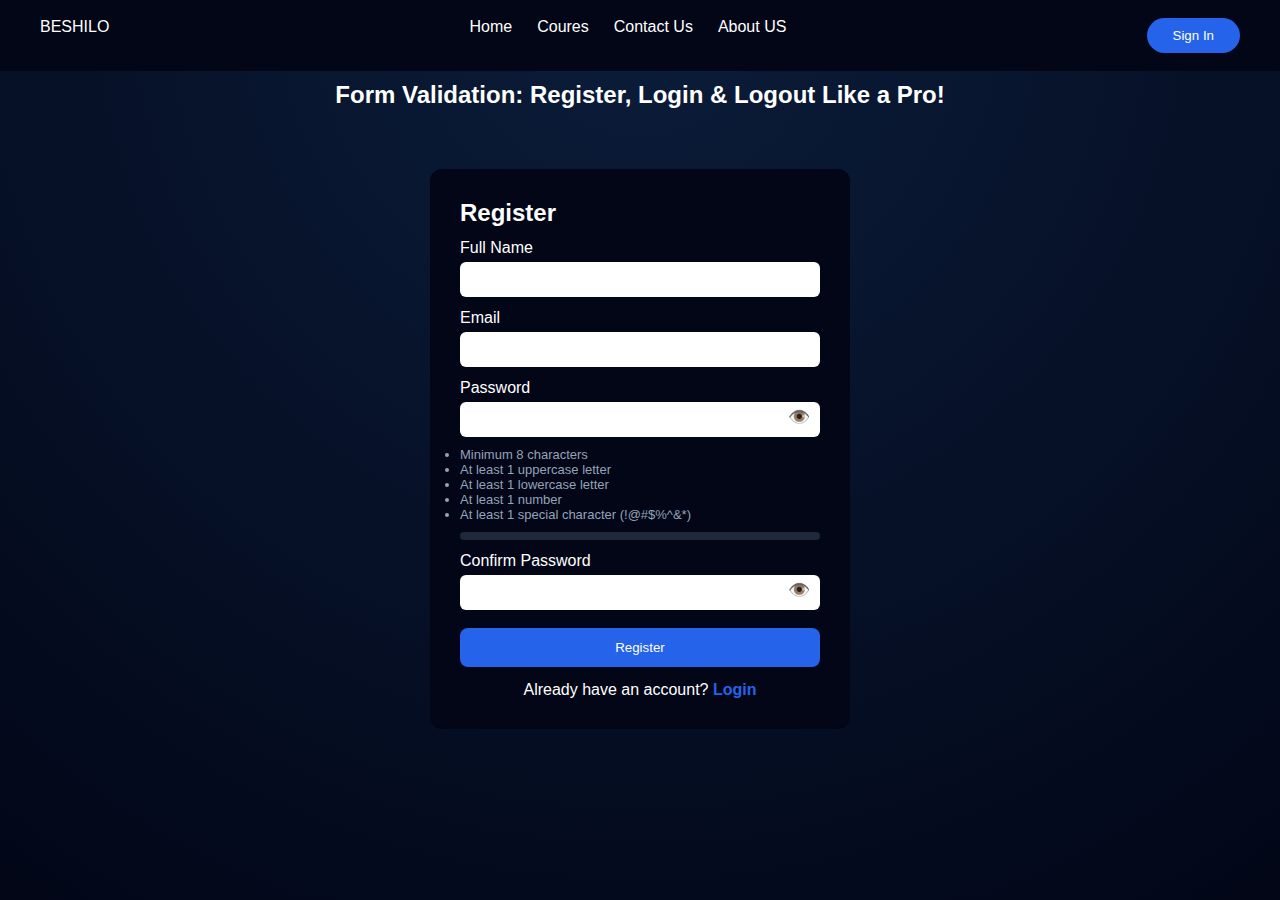
<file: form-validation-with-register-and-login-logout/index.html>
<!DOCTYPE html>
<html lang="en">
<head>
  <meta charset="UTF-8">
  <title>Beshilo Coding Academy | Auth System</title>
  <link rel="stylesheet" href="style.css">
</head>
<body>

<!-- NAVBAR -->
<nav class="navbar">
  <div class="logo">BESHILO </div>

  <ul class="menu">
    <li>Home</li>
    <li>Coures</li>
    <li>Contact Us</li>
    <li>About US </li>
  </ul>

  <button id="authBtn" class="nav-btn">Sign In</button>
</nav>
<h2 style="text-align: center; padding-top: 10px;">Form Validation: Register, Login & Logout Like a Pro!</h2>
<!-- AUTH CARD -->
<div class="container" id="authContainer">
  <h2 id="formTitle">Register</h2>

  <!-- REGISTER FORM -->
  <form id="registerForm" class="active">
    <!-- Full Name Input -->
    <label>Full Name</label>
    <input type="text" id="regName" required>

    <!-- Email Input -->
    <label>Email</label>
    <input type="email" id="regEmail" required>

    <!-- Password Input -->
    <label>Password</label>
    <div class="password-box">
      <input type="password" id="regPassword" required>
      <span class="toggle" data-target="regPassword">👁️</span>
    </div>

    <!-- PASSWORD RULES -->
    <ul class="rules">
      <li id="r-length">Minimum 8 characters</li>
      <li id="r-upper">At least 1 uppercase letter</li>
      <li id="r-lower">At least 1 lowercase letter</li>
      <li id="r-number">At least 1 number</li>
      <li id="r-special">At least 1 special character (!@#$%^&*)</li>
    </ul>

    <!-- PASSWORD STRENGTH BAR -->
    <div class="strength-bar">
      <div id="strengthFill"></div>
    </div>
    <small id="strengthText"></small>

    <!-- Confirm Password Input -->
    <label>Confirm Password</label>
    <div class="password-box">
      <input type="password" id="regConfirm" required>
      <span class="toggle" data-target="regConfirm">👁️</span>
    </div>
    <small id="matchMsg"></small>

    <!-- Register Button -->
    <button class="form-btn">Register</button>

    <!-- Switch to Login -->
    <p class="switch">
      Already have an account? <span id="toLogin" class="switch-link">Login</span>
    </p>
  </form>

  <!-- LOGIN FORM -->
  <form id="loginForm">
    <label>Email</label>
    <input type="email" id="loginEmail" required>

    <label>Password</label>
    <div class="password-box">
      <input type="password" id="loginPassword" required>
      <span class="toggle" data-target="loginPassword">👁️</span>
    </div>

    <small class="error" id="loginMsg"></small>

    <!-- Login Button -->
    <button class="form-btn">Login</button>

    <!-- Switch to Register -->
    <p class="switch">
      Don’t have an account? <span id="toRegister" class="switch-link">Register</span>
    </p>
  </form>
</div>

<!-- DASHBOARD / HOME PAGE -->
<div class="home" id="home">
  <h1>Welcome, <span id="username"></span>!</h1>
  <p>This is a demo dashboard for logged-in users.</p>
</div>

<script src="script.js"></script>
</body>
</html>
</file>
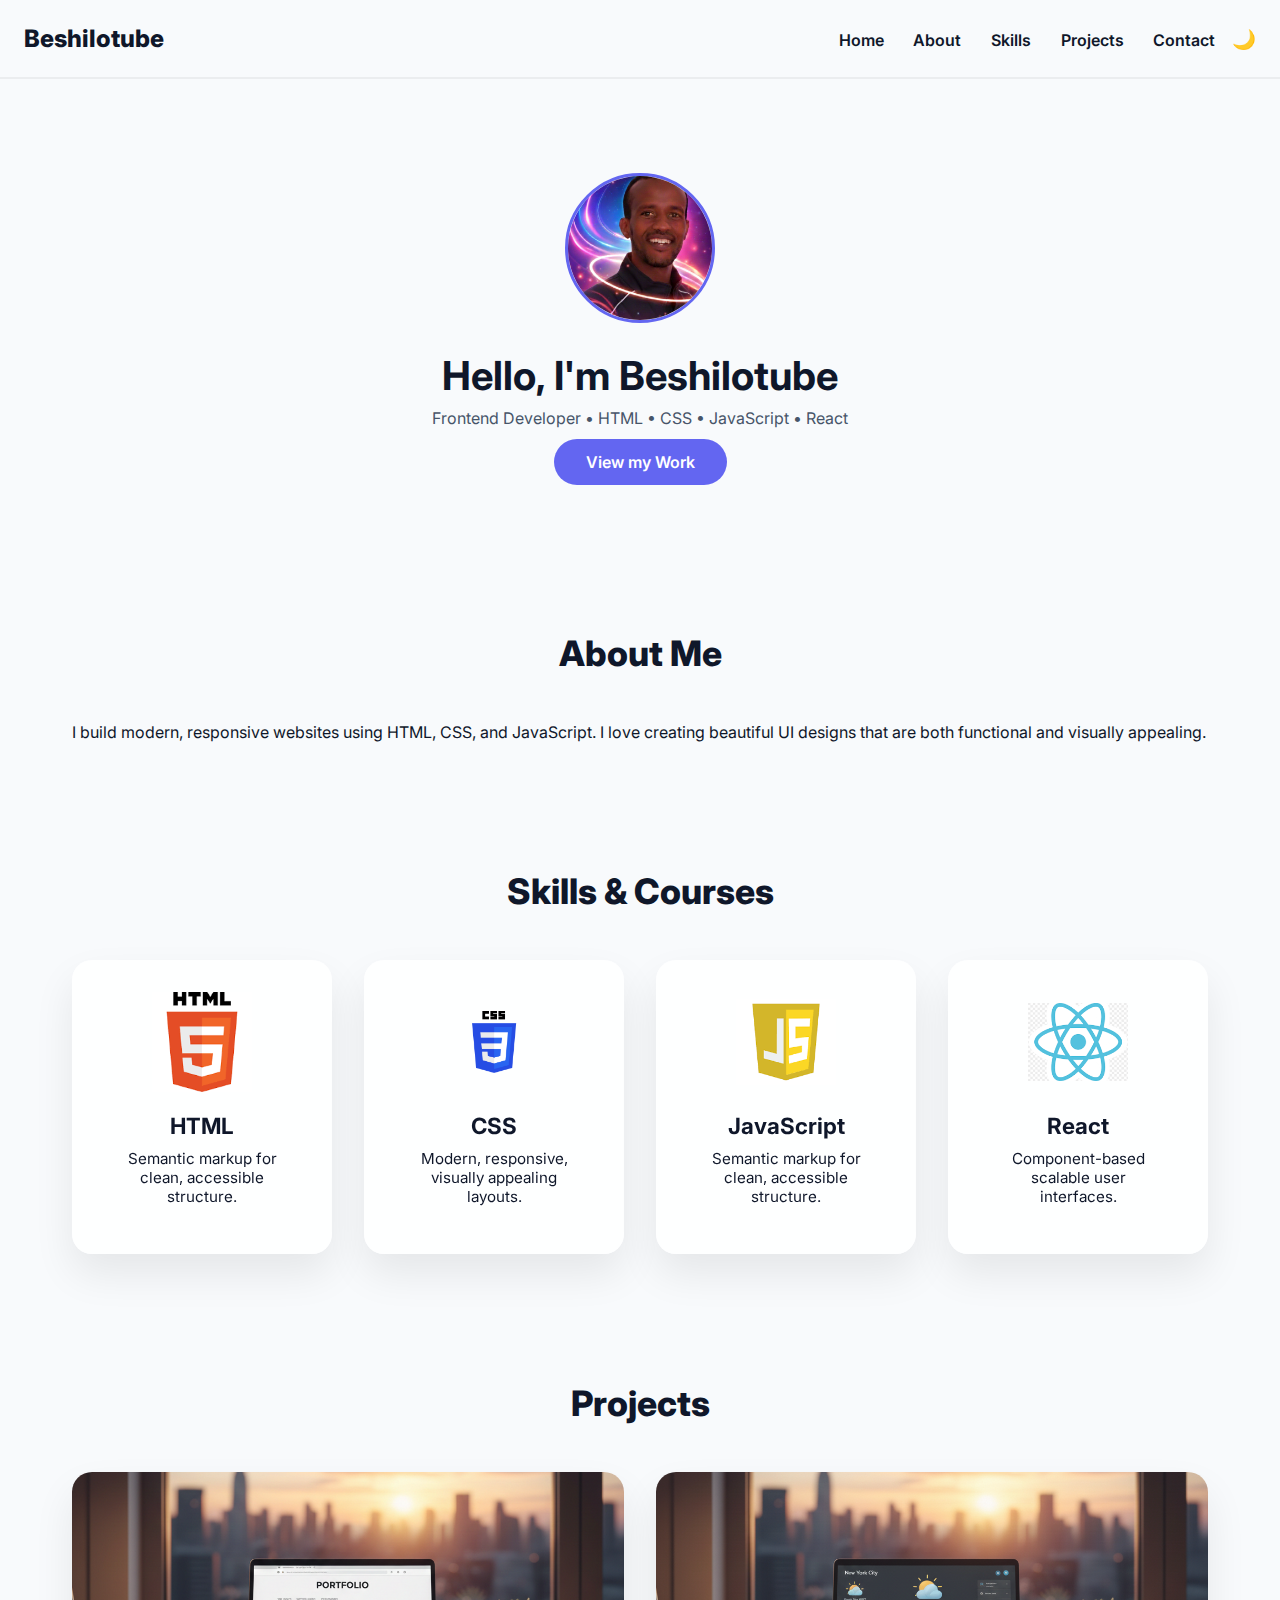
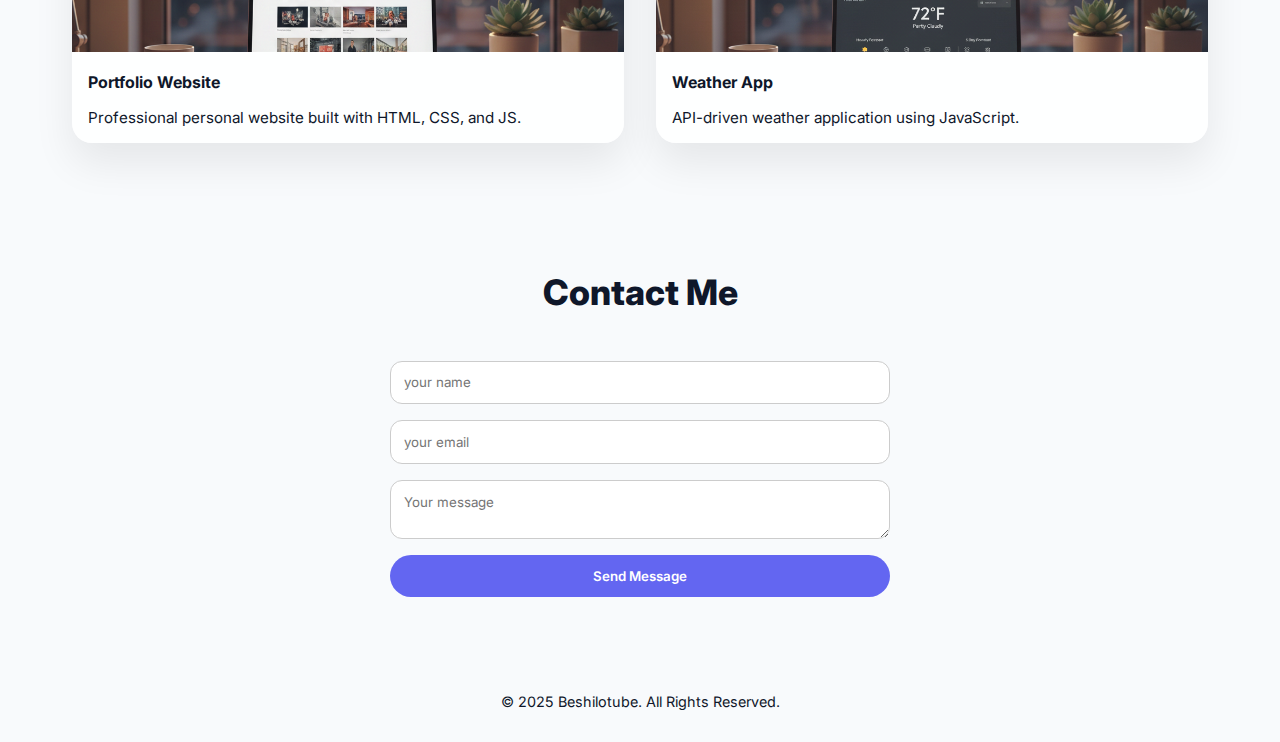
<file: portfolio-project/index.html>
<!DOCTYPE html>
<html lang="en">
  <head>
    <meta charset="UTF-8" />
    <meta name="viewport" content="width=device-width, initial-scale=1.0" />
    <title>Portfolio</title>
    <link rel="stylesheet" href="./style.css" />
  </head>
  <body>
    <!-- Header -->
    <header class="header">
      <div class="logo">Beshilotube</div>
      <nav>
        <a href="#hero">Home</a>
        <a href="#about">About</a>
        <a href="#skills">Skills</a>
        <a href="#projects">Projects</a>
        <a href="#contact">Contact</a>
        <button id="themetoggle">🌙</button>
      </nav>
    </header>
    <!-- Hero section -->
    <section class="hero">
      <div class="hero-content">
        <img src="./images/proile.png" alt="profile images" class="hero-img" />
        <h1>Hello, I'm <span>Beshilotube</span></h1>
        <p>Frontend Developer • HTML • CSS • JavaScript • React</p>
        <a href="#projects" class="btn"> View my Work</a>
      </div>
    </section>
    <!-- About -->
     <section id="about" class="section"> 
        <h2>About Me</h2>
        <p>I build modern, responsive websites using HTML, CSS, and JavaScript. I love creating beautiful UI designs that are both functional and visually appealing.</p>
     </section>

     <!-- skills/courses -->
      <section id="skills" class="section">
        <h2>Skills & Courses</h2>
        <div class="skills-grid">
            <div class="skill-card">
                <img src="./images/html.png" alt=" html">
                <h3>HTML</h3>
                <P>Semantic markup for clean, accessible structure.</P>
            </div>
             
             <div class="skill-card">
                <img src="./images/CSS-Logo.png" alt=" css">
                <h3>CSS</h3>
                <P>Modern, responsive, visually appealing layouts.</P>
            </div>
             <div class="skill-card">
                <img src="./images/javaScript.png" alt=" javaScript">
                <h3>JavaScript</h3>
                <P>Semantic markup for clean, accessible structure.</P>
            </div>
            <div class="skill-card">
                <img src="./images/react.png" alt=" react">
                <h3>React</h3>
                <P>Component-based scalable user interfaces.</P>
            </div>
        </div>
      </section>
      <!-- projects -->
       <section id="projects" class="section">
        <h2>Projects</h2>
        <div class="projects-grid">
            <div class="project-card">
                <img src="./images/project1.png" alt="project1">
                <h3>Portfolio Website</h3>
                <p>Professional personal website built with HTML, CSS, and JS.</p>

            </div>
            <div class="project-card">
                <img src="./images/project2.png" alt="project2">
                <h3>Weather App</h3>
                <p>API-driven weather application using JavaScript.</p>

            </div>
        </div>
       </section>
     <!-- contact  -->
      <section id="contact" class="section">
        <h2>Contact Me</h2>
        <form action="" id="contactform">
            <input type="text" placeholder="your name" required>
            <input type="email" placeholder="your email" required>
            <textarea name="" id="" placeholder="Your message"></textarea>
            <button class="btn">Send Message</button>

        </form>
      </section>

<!-- footer -->
 <footer>
    <p>© 2025 Beshilotube. All Rights Reserved.</p>
 </footer>
<script src="./script.js"></script>
  </body>
</html>
</file>
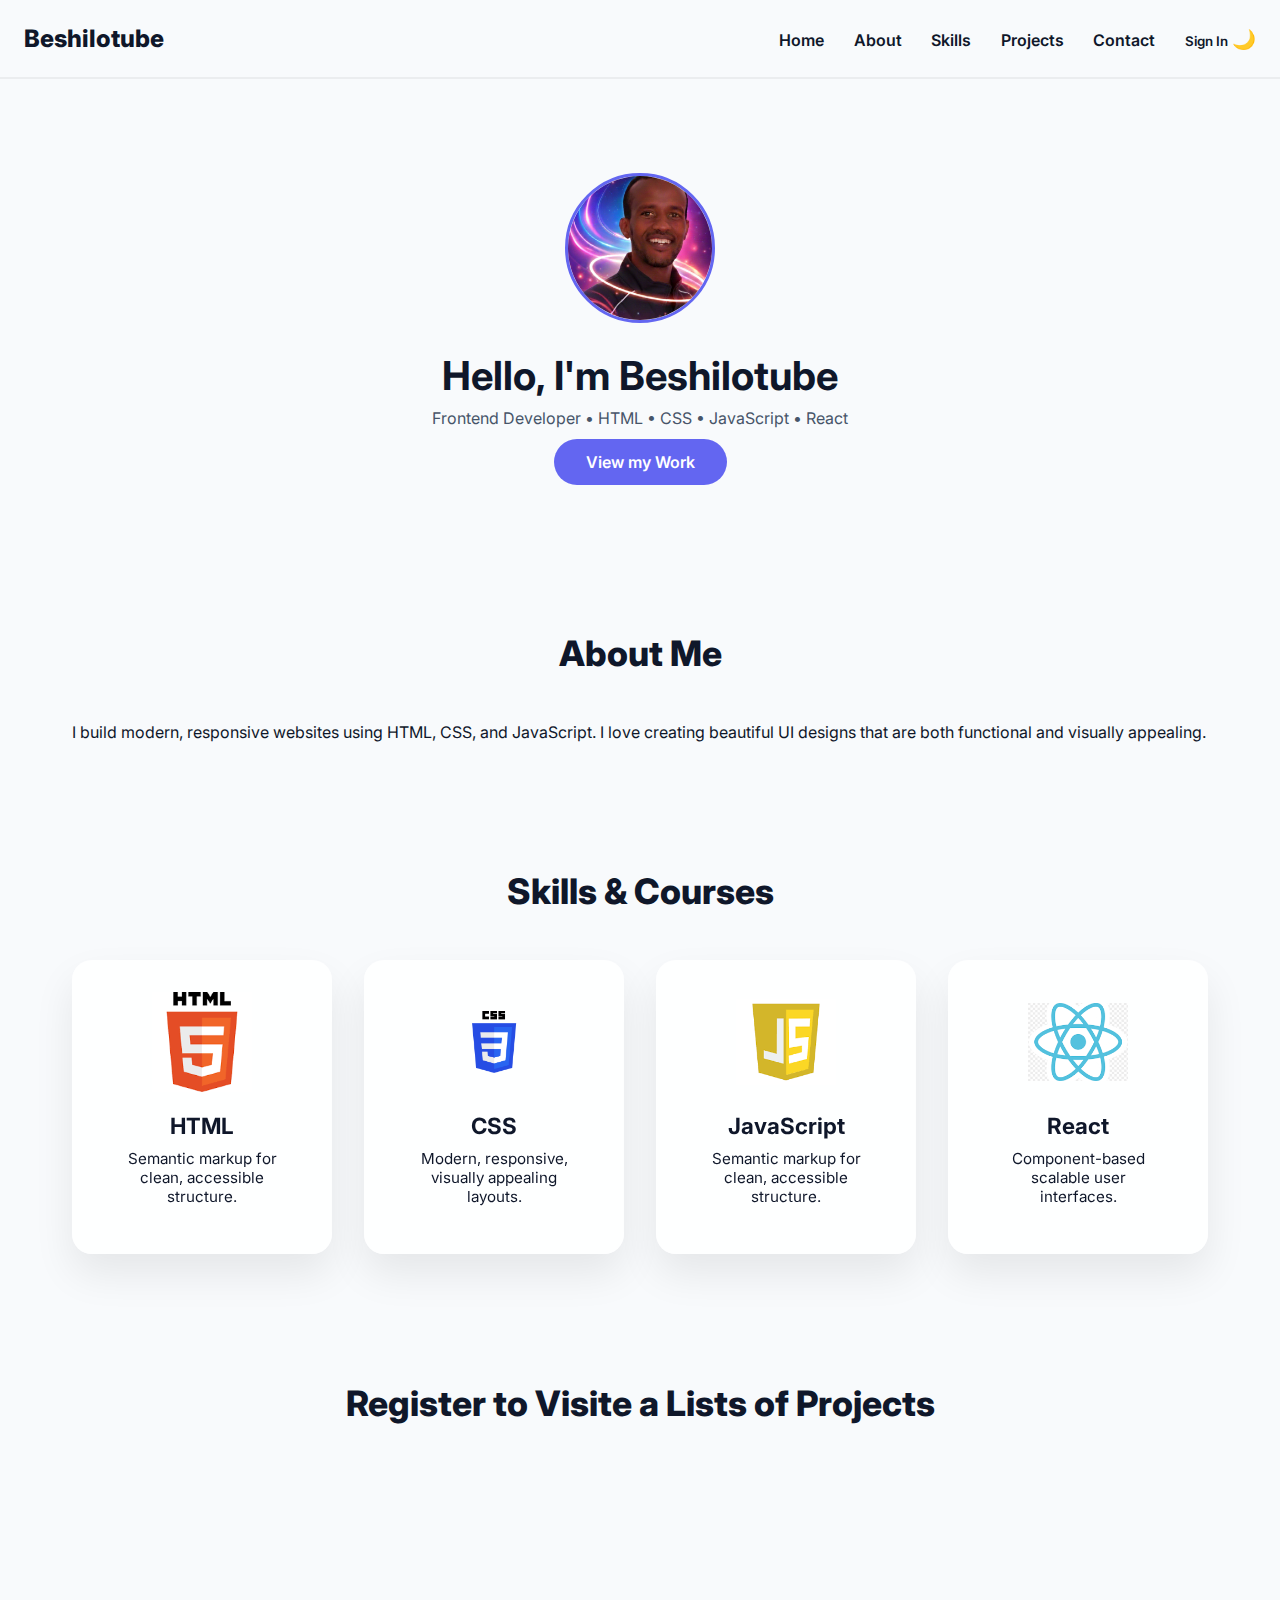
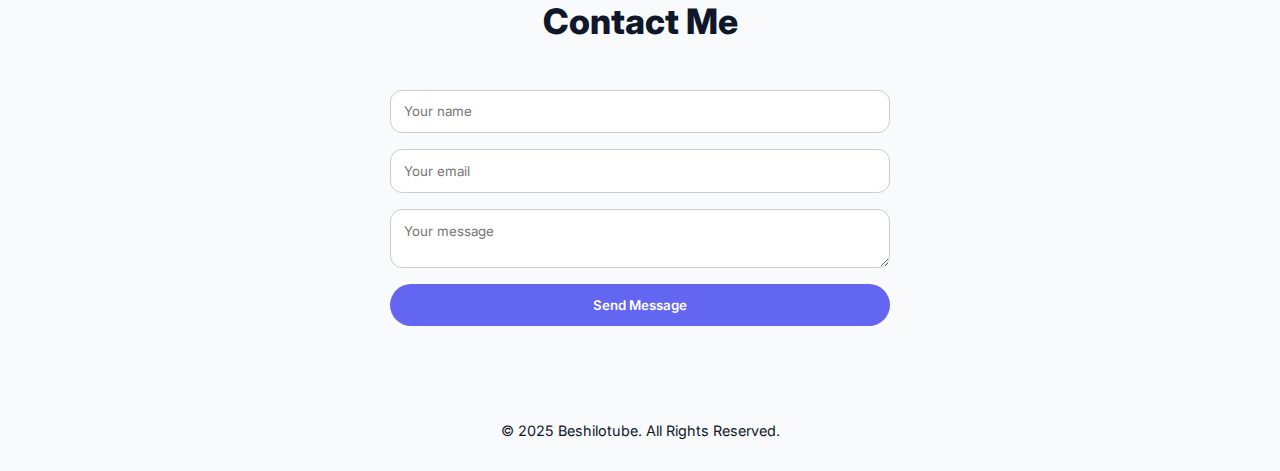
<file: Portfolio-Websitewith-Login-&-Register-System-and protected-projects/index.html>
<!DOCTYPE html>
<html lang="en">
  <head>
    <meta charset="UTF-8" />
    <meta name="viewport" content="width=device-width, initial-scale=1.0" />
    <title>Portfolio</title>
    <link rel="stylesheet" href="./style.css" />
  </head>
  <body>
    <!-- Header -->
    <header class="header">
      <div class="logo">Beshilotube</div>
      <nav>
        <a href="#hero">Home</a>
        <a href="#about">About</a>
        <a href="#skills">Skills</a>
        <a href="#projects">Projects</a>
        <a href="#contact">Contact</a>
        <button id="loginBtn" class="nav-btn">Sign In</button>
        <button id="logoutBtn" class="nav-btn hidden">Logout</button>
        <button id="themetoggle">🌙</button>
      </nav>
    </header>

    <!-- Auth Modal -->
    <div class="auth-overlay" id="authOverlay">
      <div class="auth-card">
          <!-- Register -->
        <form id="registerForm" class="auth-form">
          <h2>Create Account</h2>
          <p class="auth-sub">Join Beshilotube today</p>

          <input type="text" id="regName" placeholder="Full Name" required />
          <input type="email" id="regEmail" placeholder="Email" required />

          <div class="input-group password-group">
            <input type="password" id="regPassword" placeholder="Password" required />
            <button type="button" class="pass-toggle">e</button>
          </div>

          <button type="submit" class="btn full">Register</button>

          <p class="auth-link">
            Already have an account? <span data-switch="login">Login</span>
          </p>

          <div class="auth-msg" id="registerMsg"></div>
        </form>
        <!-- Login -->
        <form id="loginForm" class="auth-form active">
          <h2>Welcome Back</h2>
          <p class="auth-sub">Login to access your dashboard</p>

          <div class="input-group">
            <input type="email" id="loginEmail" placeholder="Email" required />
          </div>

          <div class="input-group password-group">
            <input type="password" id="loginPassword" placeholder="Password" required />
            <button type="button" class="pass-toggle">e</button>
          </div>

          <button type="submit" class="btn full">Login</button>

          <p class="auth-link">
            No account? <span data-switch="register">Register</span>
          </p>
          <p class="auth-link">
            <span data-switch="forgot">Forgot password?</span>
          </p>

          <div class="auth-msg" id="loginMsg"></div>
        </form>

      

        <!-- Forgot -->
        <form id="forgotForm" class="auth-form">
          <h2>Password Reset</h2>
          <p class="auth-sub">We’ll reset your password</p>

          <input type="email" id="forgotEmail" placeholder="Registered Email" required />

          <button type="submit" class="btn full">Reset Password</button>

          <p class="auth-link">
            <span data-switch="login">Back to Login</span>
          </p>

          <div class="auth-msg" id="forgotMsg"></div>
        </form>
      </div>
    </div>

    <!-- Hero section -->
    <section class="hero">
      <div class="hero-content">
        <img src="./images/proile.png" alt="profile images" class="hero-img" />
        <h1>Hello, I'm <span>Beshilotube</span></h1>
        <p>Frontend Developer • HTML • CSS • JavaScript • React</p>
        <a href="#projects" class="btn">View my Work</a>
      </div>
    </section>

    <!-- About -->
    <section id="about" class="section">
      <h2>About Me</h2>
      <p>
        I build modern, responsive websites using HTML, CSS, and JavaScript. I
        love creating beautiful UI designs that are both functional and visually
        appealing.
      </p>
    </section>

    <!-- Skills/Courses -->
    <section id="skills" class="section">
      <h2>Skills & Courses</h2>
      <div class="skills-grid">
        <div class="skill-card">
          <img src="./images/html.png" alt=" html" />
          <h3>HTML</h3>
          <p>Semantic markup for clean, accessible structure.</p>
        </div>

        <div class="skill-card">
          <img src="./images/CSS-Logo.png" alt=" css" />
          <h3>CSS</h3>
          <p>Modern, responsive, visually appealing layouts.</p>
        </div>

        <div class="skill-card">
          <img src="./images/javaScript.png" alt=" javaScript" />
          <h3>JavaScript</h3>
          <p>Semantic markup for clean, accessible structure.</p>
        </div>

        <div class="skill-card">
          <img src="./images/react.png" alt=" react" />
          <h3>React</h3>
          <p>Component-based scalable user interfaces.</p>
        </div>
      </div>
    </section>

    <!-- Projects -->
    <section id="projects" class="section">
      <h2>Register to Visite a Lists of Projects</h2>
      <div class="projects-grid">
        <div class="project-card">
          <img src="./images/project1.png" alt="project1" />
          <h3>Portfolio Website</h3>
          <p>Professional personal website built with HTML, CSS, and JS.</p>
        </div>
        <div class="project-card">
          <img src="./images/project2.png" alt="project2" />
          <h3>Weather App</h3>
          <p>API-driven weather application using JavaScript.</p>
        </div>
      </div>
    </section>

    <!-- Contact -->
    <section id="contact" class="section">
      <h2>Contact Me</h2>
      <form action="" id="contactform">
        <input type="text" placeholder="Your name" required />
        <input type="email" placeholder="Your email" required />
        <textarea name="" id="" placeholder="Your message"></textarea>
        <button class="btn">Send Message</button>
      </form>
    </section>

    <!-- Footer -->
    <footer>
      <p>© 2025 Beshilotube. All Rights Reserved.</p>
    </footer>

    <script src="./script.js"></script>
  </body>
</html>
</file>
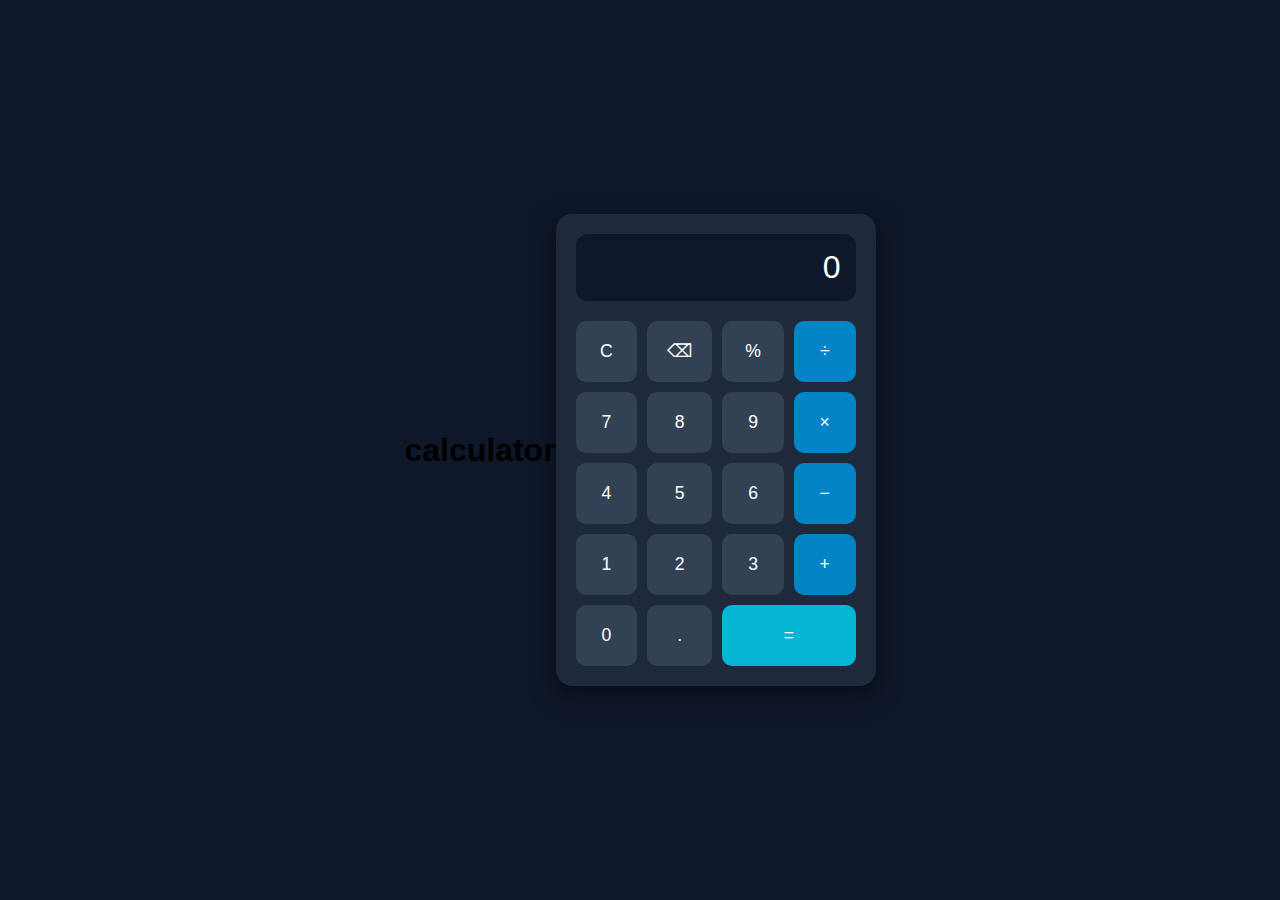
<file: calculator/calculator.html>
<!DOCTYPE html>
<html lang="en">
  <head>
    <meta charset="UTF-8" />
    <meta name="viewport" content="width=device-width, initial-scale=1.0" />
    <title>calculator</title>
    <link rel="stylesheet" href="./calculator.css" />
  </head>
  <body>
    <h1>calculator</h1>

    <div class="calculator">
      <div class="display" id="display">0</div>
      <div class="button">
        <!-- first row -->
        <button onclick="clearDisplay()">C</button>
        <button onclick="deleteLast()">⌫</button>
        <button onclick="appendValue('%')">%</button>
        <button class="operator" onclick="appendValue('/')">÷</button>
        <!-- 2nd row  -->
        <button onclick="appendValue('7')">7</button>
        <button onclick="appendValue('8')">8</button>
        <button onclick="appendValue('9')">9</button>
        <button class="operator" onclick="appendValue('× ')">×</button>
        <!-- 3rd row  -->
        <button onclick="appendValue('4')">4</button>
        <button onclick="appendValue('5')">5</button>
        <button onclick="appendValue('6')">6</button>
        <button class="operator" onclick="appendValue('−')">−</button>
        <!-- 4th row -->
        <button onclick="appendValue('1')">1</button>
        <button onclick="appendValue('2')">2</button>
        <button onclick="appendValue('3')">3</button>
        <button class="operator" onclick="appendValue('+')">+</button>
        <!-- last row  -->

        <button onclick="appendValue('0')">0</button>
        <button onclick="appendValue('. ')">.</button>
        <button class="equal" onclick="calculateResult('=')">=</button>
      </div>
    </div>
    <script src="./calculator.js"></script>
  </body>
</html>
</file>
<file: form-validation-with-register-and-login-logout/style.css>
/* GLOBAL STYLES */


* {
  margin: 0;
  padding: 0;
  box-sizing: border-box;
  font-family: Arial, sans-serif;
}

body {
  background: radial-gradient(circle at top, #0b1d3a, #020617);
  min-height: 100vh;
  color: #fff;
}

/*NAVBAR */
.navbar {
  display: flex;
  justify-content: space-between;
  padding: 18px 40px;
  background: #020617;
}

.menu {
  display: flex;
  gap: 25px;
  list-style: none;
}

.nav-btn {
  background: #2563eb;
  border: none;
  padding: 10px 26px;
  border-radius: 25px;
  color: white;
  cursor: pointer;
}

/* AUTH CARD*/
.container {
  width: 420px;
  background: #020617;
  margin: 60px auto;
  padding: 30px;
  border-radius: 12px;
}

label {
  display: block;
  margin-top: 12px;
}

input {
  width: 100%;
  padding: 10px;
  margin-top: 5px;
  border-radius: 6px;
  border: none;
}

/*  PASSWORD INPUT WITH TOGGLE ICON */
.password-box {
  position: relative;
}

.password-box input {
  width: 100%;
  padding-right: 35px; /* space for icon */
}

.toggle {
  position: absolute;
  right: 10px;
  top: 50%;
  transform: translateY(-50%);
  cursor: pointer;
  font-size: 18px;
  color: #888;
  user-select: none;
}

.toggle:hover {
  color: #2563eb;
}

/* PASSWORD RULES*/
.rules {
  margin-top: 10px;
  font-size: 13px;
}

.rules li {
  color: #94a3b8;
}

.rules li.valid {
  color: #22c55e;
  font-weight: bold;
}

/* STRENGTH BAR*/
.strength-bar {
  height: 8px;
  background: #1e293b;
  border-radius: 5px;
  margin: 10px 0;
}

#strengthFill {
  height: 100%;
  width: 0%;
  border-radius: 5px;
  transition: width 0.3s, background 0.3s;
}

.weak {
  background: #ef4444;
}
.medium {
  background: #facc15;
}
.strong {
  background: #22c55e;
}

/*   SUCCESS & ERROR TEXT */
.success {
  color: #22c55e;
}
.error {
  color: #ef4444;
}

/* FORM BUTTONS */
.form-btn {
  width: 100%;
  padding: 12px;
  margin-top: 18px;
  background: #2563eb;
  border: none;
  border-radius: 8px;
  color: white;
  cursor: pointer;
}

/* SWITCH LINKS*/
.switch {
  text-align: center;
  margin-top: 14px;
}

.switch-link {
  color: #2563eb;
  font-weight: bold;
  cursor: pointer;
  transition: color 0.2s;
}

.switch-link:hover {
  color: #22c55e;
  text-decoration: underline;
}

/* FORM VISIBILITY */
form {
  display: none;
}
form.active {
  display: block;
}

/*   DASHBOARD */
.home {
  display: none;
  text-align: center;
  padding: 60px;
}
</file>
<file: portfolio-project/style.css>
@import url("https://fonts.googleapis.com/css2?family=Inter:ital,opsz,wght@0,14..32,100..900;1,14..32,100..900&family=Open+Sans:ital,wght@0,300..800;1,300..800&display=swap");

/* CSS Variable */
/* store reusble codes (colors, sizes, timing, etc) */
/* background-color:red */
/* background-color:variable(--bg) */

:root {
  --bg: #f8fafc;
  --card: rgba(255, 255, 255, 0.85);
  --text: #0f172a;
  --muted: #475569;
  --radius: 20px;
  --primary: #6366f1;
  --transition: 0.3s ease;
}
.dark {
  --bg: #020617;
  --card: rgba(15, 23, 42, 0.85);
  --text: #e5e7eb;
  --muted: #94a3b8;
}
/* general */
* {
  margin: 0;
  padding: 0;
  box-sizing: border-box;
  font-family: "Inter", sans-serif;
}

body {
  background: var(--bg);
  color: var(--text);
}

header.header {
  position: static;
  top: 0;
  display: flex;
  justify-content: space-between;
  align-items: center;
  padding: 1.5rem;
  z-index: 1000;
  box-shadow: 0 2px rgba(0, 0, 0, 0.05);
  background: var(--bg);
}

header .logo {
  font-weight: 800;
  font-size: 1.5rem;
}

header nav a {
  margin: 0 0.8rem;
  text-decoration: none;
  font-weight: 600;
  color: var(--text);
}
header nav a:hover{
    color: var(--primary);
}

#themetoggle {
  border: none;
  background: none;
  cursor: pointer;
  font-size: 1.2rem;
}

/* Hero */
.hero {
  display: flex;
  justify-content: center;
  align-items: center;
  text-align: center;
  padding: 6rem 2rem;
}

.hero-content {
  max-width: 800px;
}
.hero-img {
  width: 150px;
  height: 150px;
  border-radius: 50%;
  margin-bottom: 1.5rem;
  object-fit: cover;
  border: 3px solid var(--primary);
}

.hero h1 {
  font-size: 2.5rem;
  margin-bottom: 0.5rem;
}

.hero h1 span {
  columns: var(--primary);
}
.hero p{
    color: var(--muted);
    margin-bottom: 1.5rem;
}
.hero .btn {
  padding: 0.8rem 2rem;
  color: #fff;
  border-radius: 50px;
  text-decoration: none;
  font-weight: 600;
  background:var(--primary) ;
  transition: transform var(--transition);
}

.hero .btn:hover {
  transform: translate(-3px);
}
/* about */
.section {
  max-width: 1200px;
  margin: auto;
  padding: 4rem 2rem;
}
.section h2 {
  text-align: center;
  font-size: 2.2rem;
  font-weight: 800;
  margin-bottom: 3rem;
}

/* skills grid  */
.skills-grid {
  display: grid;
  grid-template-columns: repeat(auto-fit, minmax(250px, 1fr));
  gap: 2rem;
}

.skill-card {
    background: var(--card);
    border-radius: var(--radius);
    transition: transform var(--transition);
  backdrop-filter: blur(1200px);
  padding: 2rem;
  text-align: center;
  box-shadow: 0 20px 40px rgba(0, 0, 0, 0.08);
}

.skill-card:hover {
  transform: translateY(-8px);
}
.skill-card img {
  width: 100px;
  height: 100px;
  margin-bottom: 1rem;
  object-fit: contain;
}

.skill-card h3 {
  font-size: 1.4rem;
  margin-bottom: 0.6rem;
  font-weight: 700;
}

.skill-card p {
  margin: 0 1rem 1rem 1rem;
  font-size: 0.95rem;
}

/* projects-grid */
.projects-grid {
  display: grid;
  grid-template-columns: repeat(auto-fit, minmax(280px, 1fr));
  gap: 2rem;
}

.project-card {
    background: var(--card);
    border-radius: var(--radius);
    transition: transform var(--transition);
  overflow: hidden;
  box-shadow: 0 20px 40px rgba(0, 0, 0, 0.08);
}

.project-card:hover {
  transform: translateY(-8px);
}

.project-card img {
  width: 100%;
  height: 180px;
  object-fit: cover;
}
.project-card h3 {
  margin: 1rem;
  font-size: 1rem;
  font-weight: 700;
}
.project-card p {
  margin: 0 1rem 1rem 1rem;
  font-size: 0.95rem;
}

/* contact */
form {
  max-width: 500px;
  margin: auto;
  display: flex;
  flex-direction: column;
}
form input,
form textarea {
  padding: 0.8rem;
  margin-bottom: 1rem;
  border-radius: 12px;
  border: 1px solid #ccc;
}

form button {
  background: var(--primary);
    transition: transform var(--transition);
  padding: 0.8rem 2rem;
  color: #fff;
  font-weight: 600;
  border: none;
  border-radius: 50px;
  cursor: pointer;
}

form button:hover {
  transform: translateY(-3px);
}

/* footer */
footer {
    font-size: var(--muted);
  text-align: center;
  padding: 2rem;
  font-size: 0.9rem;
}

/* responsive  */

@media (max-width: 600){
    .hero h1{
        font-size: 2rem;

    }
    .section h2{
        font-size: 1.8rem;
    }
}
</file>
<file: Portfolio-Websitewith-Login-&-Register-System-and protected-projects/style.css>
/* ========== EXISTING COMMENTS KEPT ========== */
@import url("https://fonts.googleapis.com/css2?family=Inter:ital,opsz,wght@0,14..32,100..900;1,14..32,100..900&family=Open+Sans:ital,wght@0,300..800;1,300..800&display=swap");

/* CSS Variable */
/* store reusable codes (colors, sizes, timing, etc) */

:root {
  --bg: #f8fafc;
  --card: rgba(255, 255, 255, 0.85);
  --text: #0f172a;
  --muted: #475569;
  --radius: 20px;
  --primary: #6366f1;
  --transition: 0.3s ease;
}
.dark {
  --bg: #020617;
  --card: rgba(15, 23, 42, 0.85);
  --text: #e5e7eb;
  --muted: #94a3b8;
}

/* general */
* {
  margin: 0;
  padding: 0;
  box-sizing: border-box;
  font-family: "Inter", sans-serif;
}
body {
  background: var(--bg);
  color: var(--text);
}

/* Header */
header.header {
  position: static;
  top: 0;
  display: flex;
  justify-content: space-between;
  align-items: center;
  padding: 1.5rem;
  z-index: 1000;
  box-shadow: 0 2px rgba(0, 0, 0, 0.05);
  background: var(--bg);
}
header .logo {
  font-weight: 800;
  font-size: 1.5rem;
}
header nav a {
  margin: 0 0.8rem;
  text-decoration: none;
  font-weight: 600;
  color: var(--text);
}
header nav a:hover {
  color: var(--primary);
}
#themetoggle {
  border: none;
  background: none;
  cursor: pointer;
  font-size: 1.2rem;
}
.nav-btn {
  background: none;
  border: none;
  font-weight: 600;
  cursor: pointer;
  color: var(--text);
  margin-left: 0.8rem;
}
.nav-btn:hover {
  color: var(--primary);
}
.hidden {
  display: none !important;
}

/* AUTH UI */
.auth-overlay {
  position: fixed;
  inset: 0;
  background: rgba(0, 0, 0, 0.5);
  display: none;
  justify-content: center;
  align-items: center;
  z-index: 2000;
}
.auth-card {
  background: var(--card);
  padding: 2.5rem;
  width: 100%;
  max-width: 420px;
  border-radius: var(--radius);
  box-shadow: 0 30px 60px rgba(0, 0, 0, 0.25);
}
.auth-form {
  display: none;
}
.auth-form.active {
  display: block;
}
.auth-form h2 {
  text-align: center;
  margin-bottom: 0.3rem;
}
.auth-sub {
  text-align: center;
  font-size: 0.9rem;
  color: var(--muted);
  margin-bottom: 1.5rem;
}
.input-group,
.password-group {
  position: relative;
}
.password-group input {
  width: 100%;
  padding: 0.9rem 3rem 0.9rem 0.9rem;
  border-radius: 14px;
  border: 1px solid #ccc;
  margin-bottom: 1rem;
}
.pass-toggle {
  position: absolute;
  right: 10px;
  top: 50%;
  transform: translateY(-50%);
  background: none;
  border: none;
  cursor: pointer;
  font-size: 1rem;
  color: var(--muted);
  padding: 0;
}
.pass-toggle:hover {
  color: var(--primary);
}
.btn.full {
  width: 100%;
}
.auth-link {
  text-align: center;
  font-size: 0.85rem;
  margin-top: 1rem;
}
.auth-link span {
  color: var(--primary);
  cursor: pointer;
  font-weight: 600;
}
.auth-msg {
  margin-top: 1rem;
  text-align: center;
  font-size: 0.9rem;
}
.auth-msg.success {
  color: green;
}
.auth-msg.error {
  color: red;
}

/* Hide projects when logged out */
.projects-grid.hidden {
  display: none;
}

/* Hero */
.hero {
  display: flex;
  justify-content: center;
  align-items: center;
  text-align: center;
  padding: 6rem 2rem;
}
.hero-content {
  max-width: 800px;
}
.hero-img {
  width: 150px;
  height: 150px;
  border-radius: 50%;
  margin-bottom: 1.5rem;
  object-fit: cover;
  border: 3px solid var(--primary);
}
.hero h1 {
  font-size: 2.5rem;
  margin-bottom: 0.5rem;
}
.hero h1 span {
  columns: var(--primary);
}
.hero p {
  color: var(--muted);
  margin-bottom: 1.5rem;
}
.hero .btn {
  padding: 0.8rem 2rem;
  color: #fff;
  border-radius: 50px;
  text-decoration: none;
  font-weight: 600;
  background: var(--primary);
  transition: transform var(--transition);
}
.hero .btn:hover {
  transform: translate(-3px);
}

/* Section */
.section {
  max-width: 1200px;
  margin: auto;
  padding: 4rem 2rem;
}
.section h2 {
  text-align: center;
  font-size: 2.2rem;
  font-weight: 800;
  margin-bottom: 3rem;
}

/* Skills */
.skills-grid {
  display: grid;
  grid-template-columns: repeat(auto-fit, minmax(250px, 1fr));
  gap: 2rem;
}
.skill-card {
  background: var(--card);
  border-radius: var(--radius);
  transition: transform var(--transition);
  backdrop-filter: blur(1200px);
  padding: 2rem;
  text-align: center;
  box-shadow: 0 20px 40px rgba(0, 0, 0, 0.08);
}
.skill-card:hover {
  transform: translateY(-8px);
}
.skill-card img {
  width: 100px;
  height: 100px;
  margin-bottom: 1rem;
  object-fit: contain;
}
.skill-card h3 {
  font-size: 1.4rem;
  margin-bottom: 0.6rem;
  font-weight: 700;
}
.skill-card p {
  margin: 0 1rem 1rem 1rem;
  font-size: 0.95rem;
}

/* Projects */
.projects-grid {
  display: grid;
  grid-template-columns: repeat(auto-fit, minmax(280px, 1fr));
  gap: 2rem;
}
.project-card {
  background: var(--card);
  border-radius: var(--radius);
  transition: transform var(--transition);
  overflow: hidden;
  box-shadow: 0 20px 40px rgba(0, 0, 0, 0.08);
}
.project-card:hover {
  transform: translateY(-8px);
}
.project-card img {
  width: 100%;
  height: 180px;
  object-fit: cover;
}
.project-card h3 {
  margin: 1rem;
  font-size: 1rem;
  font-weight: 700;
}
.project-card p {
  margin: 0 1rem 1rem 1rem;
  font-size: 0.95rem;
}

/* Contact */
form {
  max-width: 500px;
  margin: auto;
  display: flex;
  flex-direction: column;
}
form input,
form textarea {
  padding: 0.8rem;
  margin-bottom: 1rem;
  border-radius: 12px;
  border: 1px solid #ccc;
}
form button {
  background: var(--primary);
  transition: transform var(--transition);
  padding: 0.8rem 2rem;
  color: #fff;
  font-weight: 600;
  border: none;
  border-radius: 50px;
  cursor: pointer;
}
form button:hover {
  transform: translateY(-3px);
}

/* Footer */
footer {
  font-size: var(--muted);
  text-align: center;
  padding: 2rem;
  font-size: 0.9rem;
}

/* Responsive */
@media (max-width: 600px) {
  .hero h1 {
    font-size: 2rem;
  }
  .section h2 {
    font-size: 1.8rem;
  }
}
</file>
<file: calculator/calculator.css>
body{
    background-color: #0f172a;
    display: flex;
    justify-content: center;
    align-items: center;
    height: 100vh;
    margin: 0;
    font-family: Arial, Helvetica, sans-serif;
}

.calculator{
    background-color: #1e293b;
    border-radius: 16px;
    padding: 20px;
    box-shadow: 0 8px 25px rgba(1, 0, 0, 0.5);
    width: 280px;
}

.display{
    background-color: #0f172a;
    color: #fff;
    font-size: 2rem;
    text-align: right;
    padding: 15px;
    border-radius: 12px;
    margin-bottom: 20px;
    overflow-x: auto;
}

.button{
    display: grid;
    grid-template-columns: repeat(4,1fr);
    gap: 10px;
}
button{
    padding: 20px;
    font-size: 1.1rem;
    border: none;
    border-radius: 10px;
    background-color: #334155;
    color: #fff;
    cursor: pointer;
    transition: background 0.2s;
}

button:hover{
    background-color: #475569;
}

.operator{
    background-color: #0284c7;
}

.operator:hover{
    background-color: #0369a1;
}

.equal{
    background-color: #06b6d4;
    grid-column: span 2;
}


.equal:hover{
    background-color: #0891b2;
    
}
</file>
